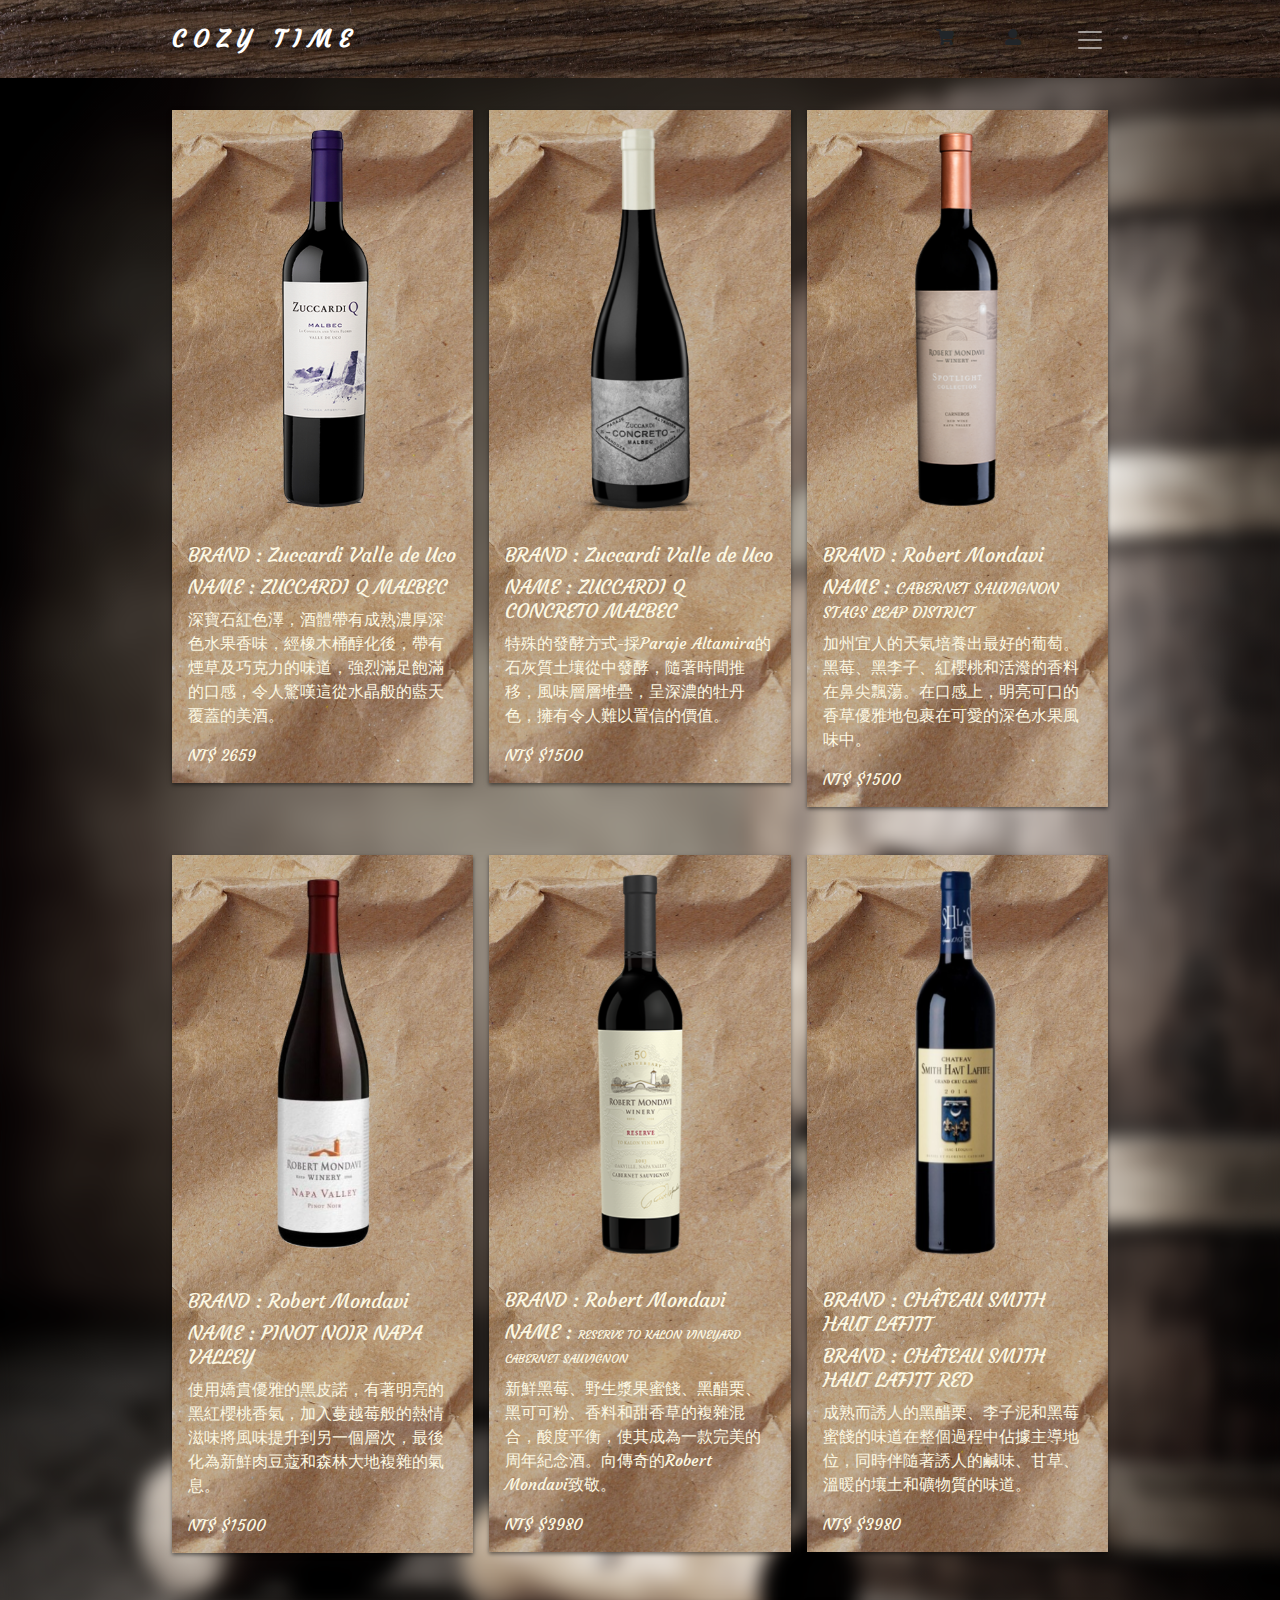
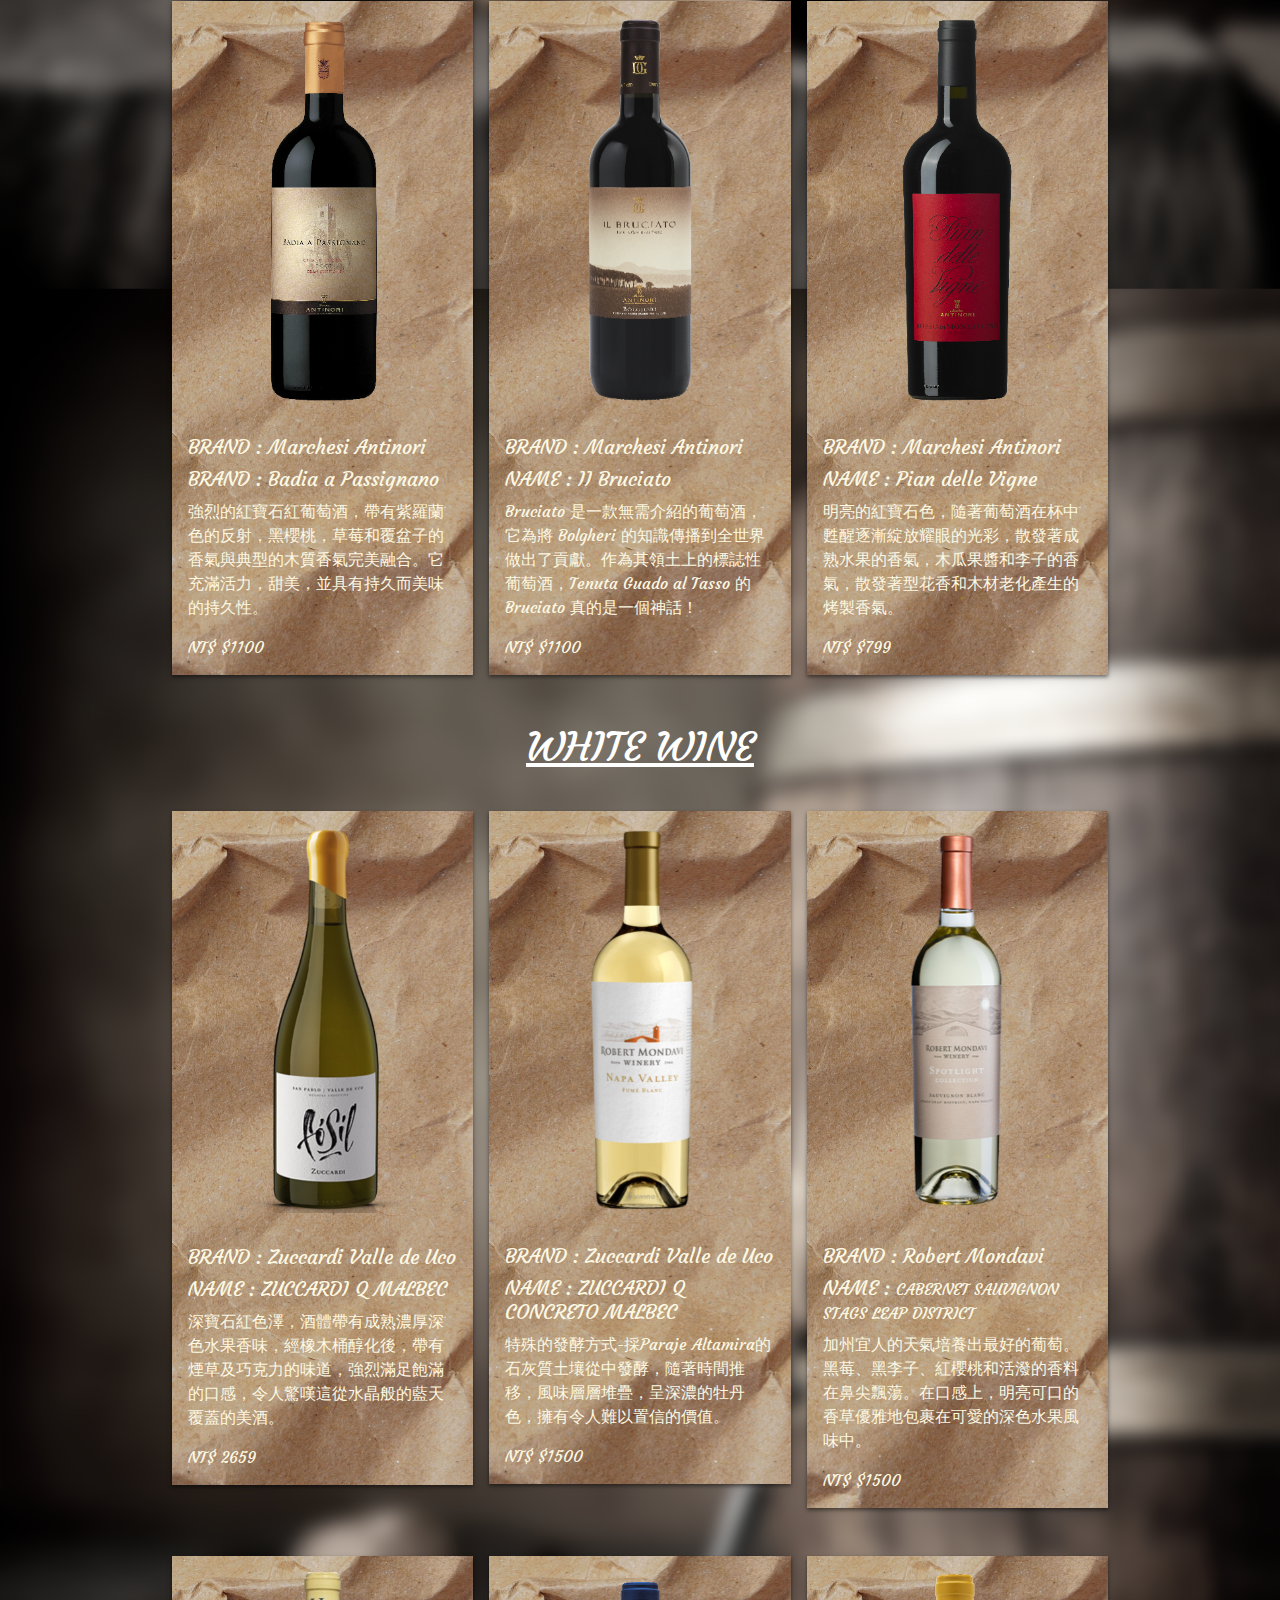
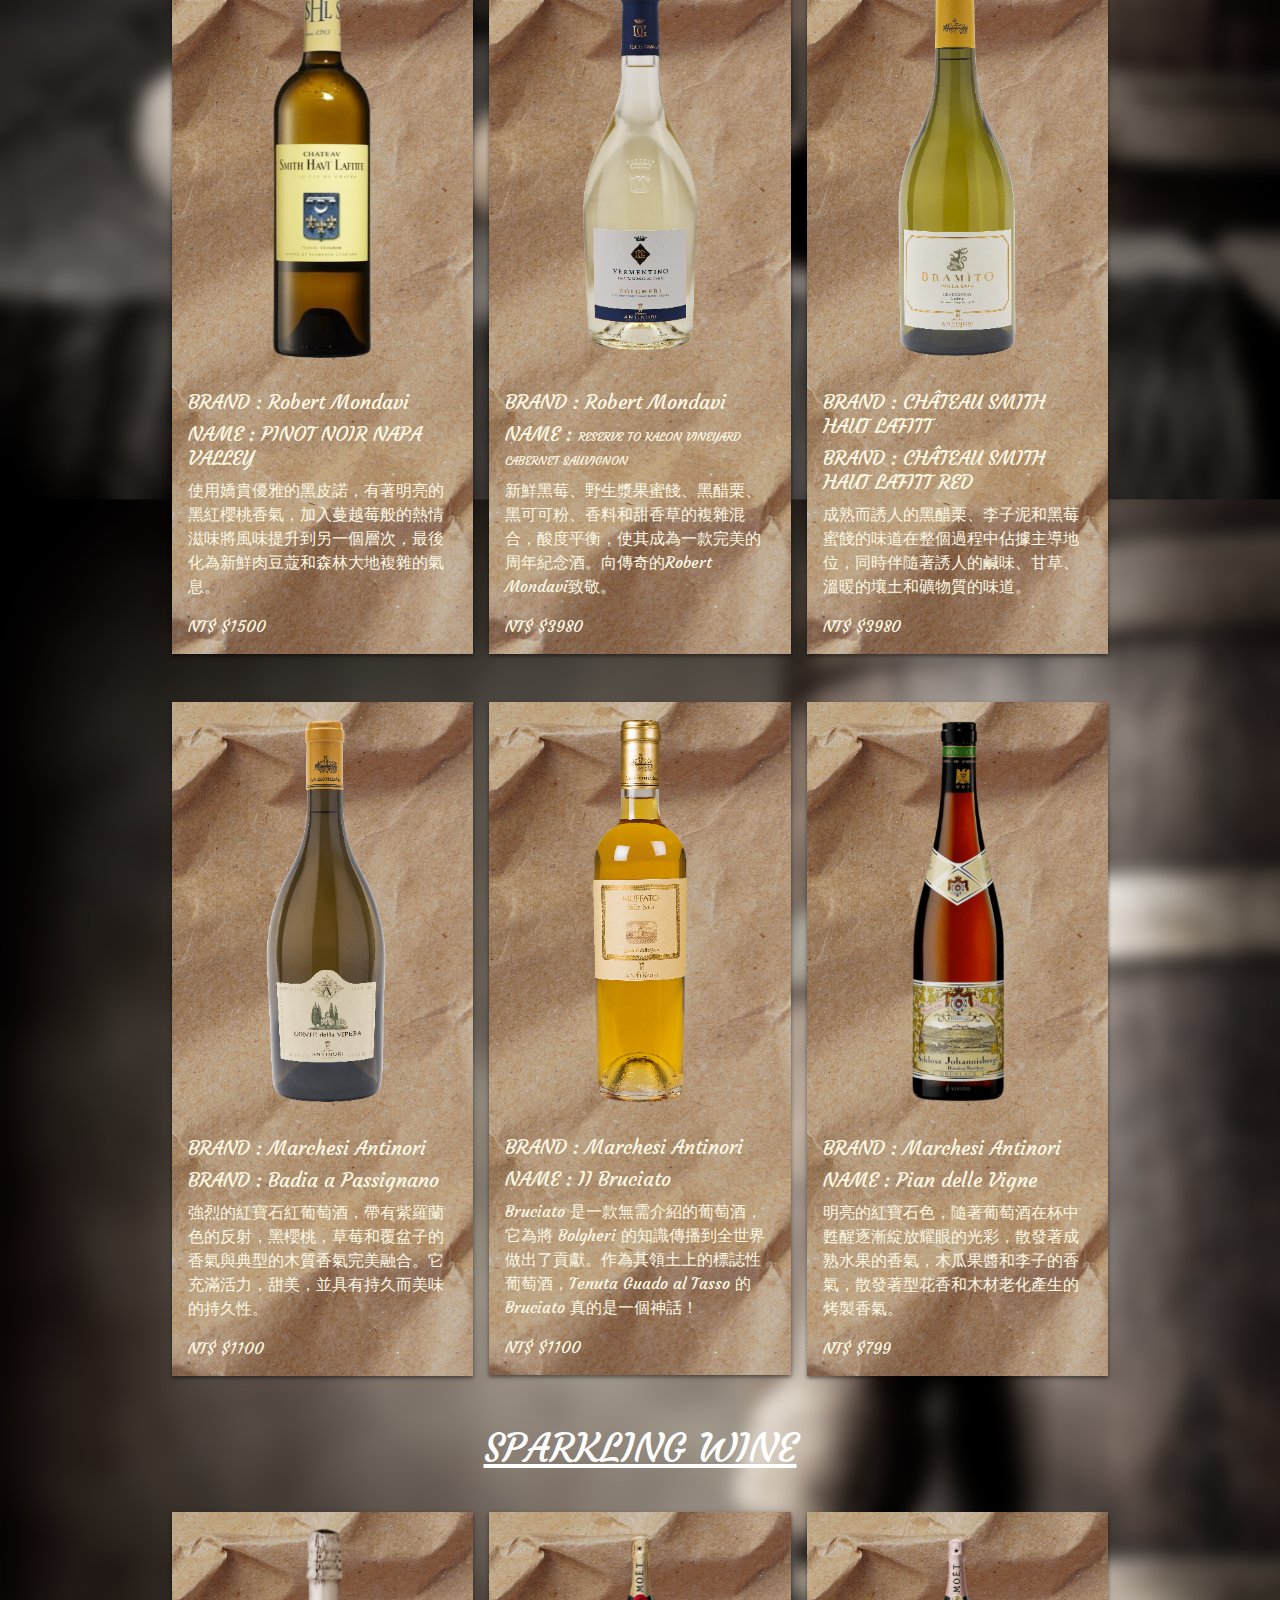
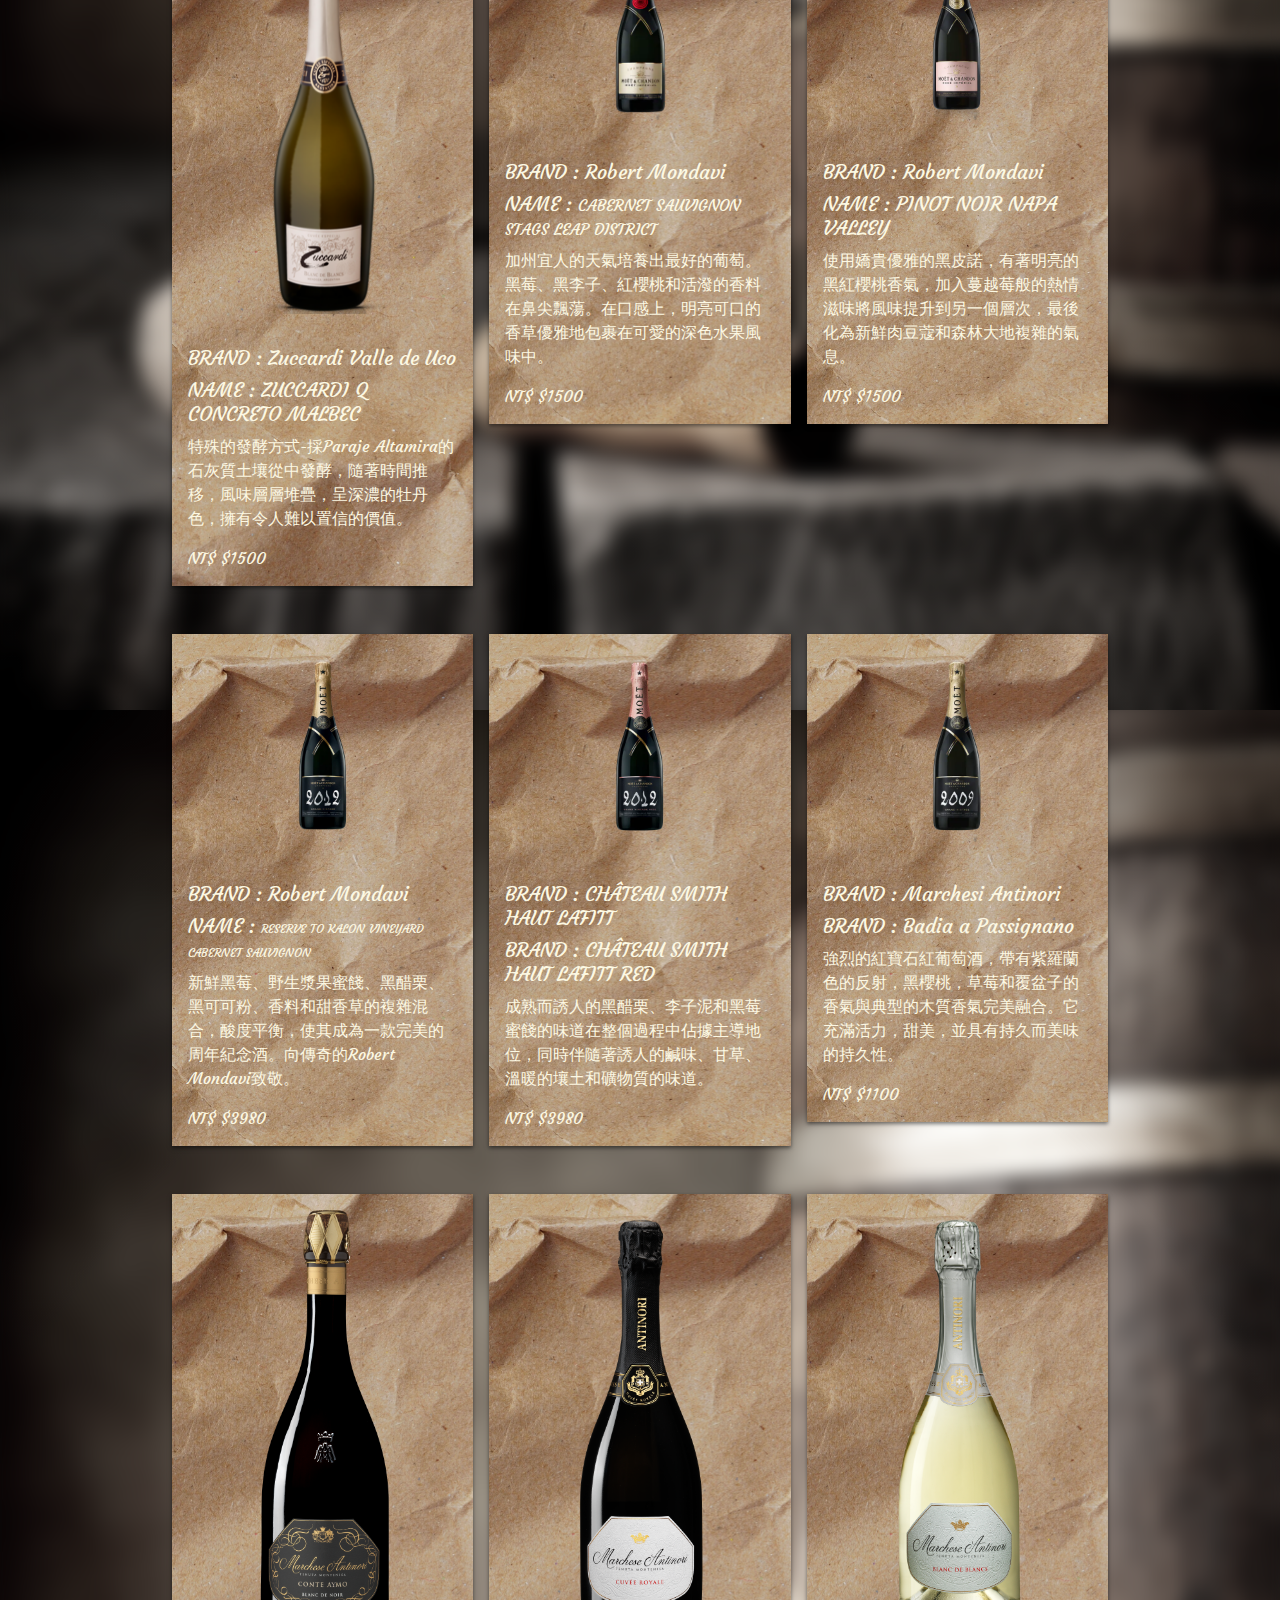
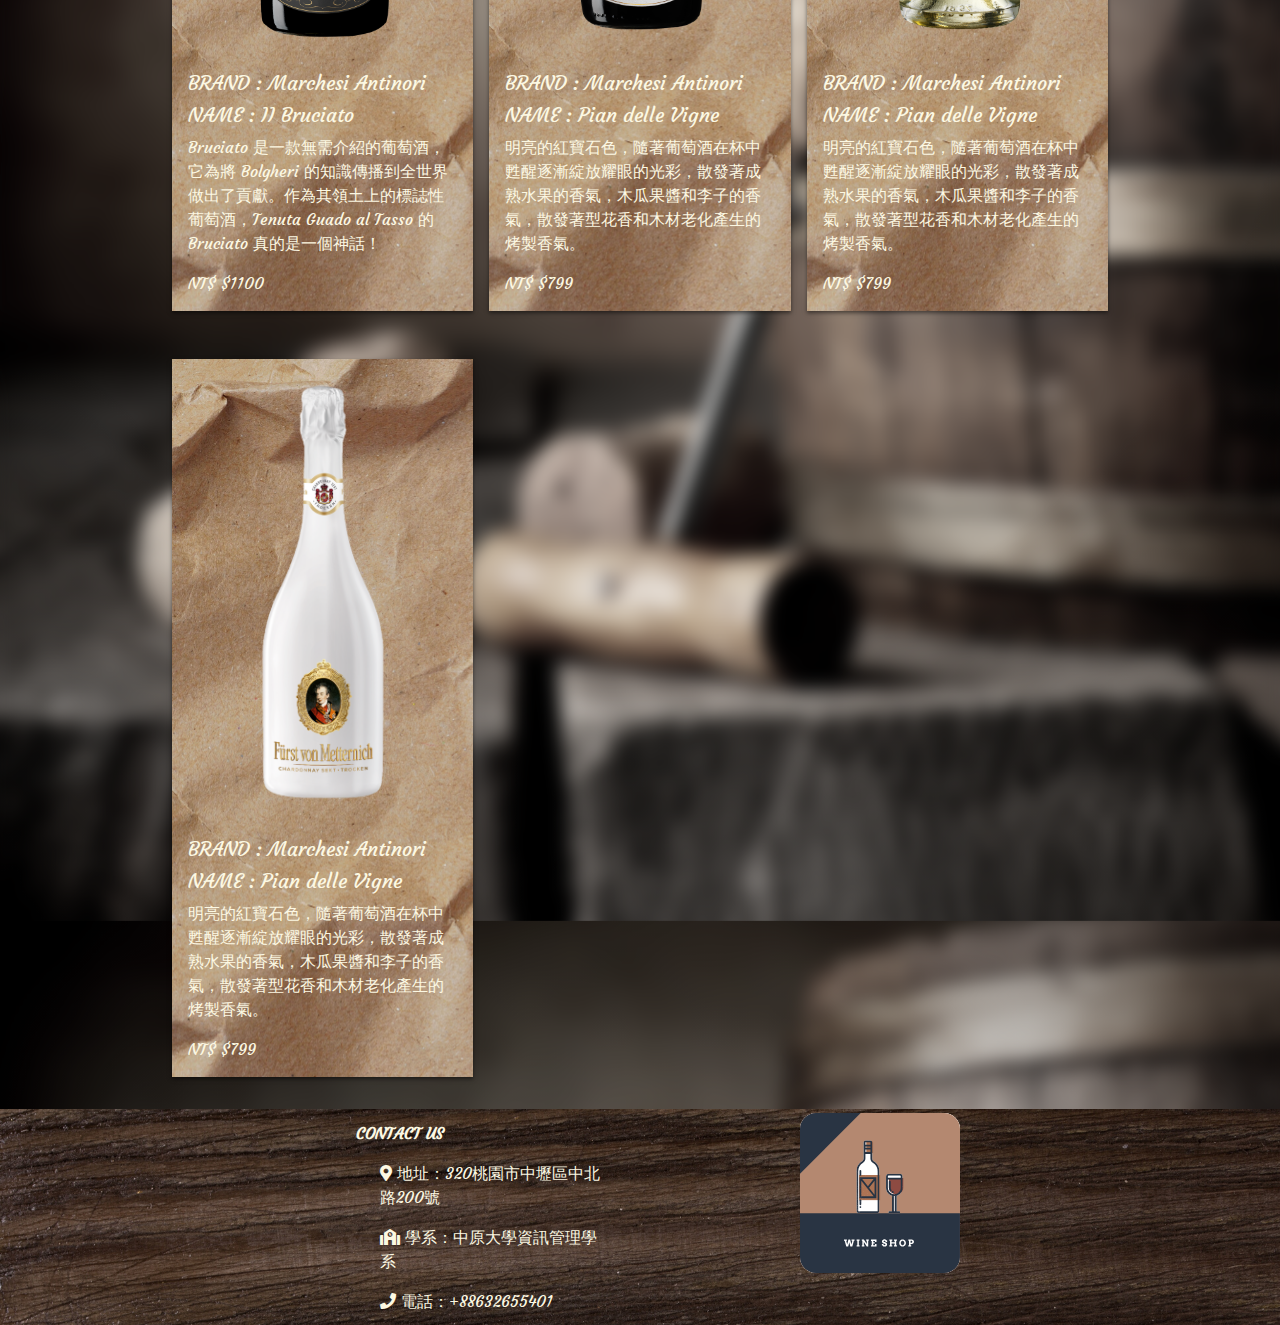
<file: product.html>
<!doctype html>
<html lang="en">

<head>
    <meta charset="utf-8">
    <meta name="viewport" content="width=device-width, initial-scale=1">
    <title>wine shop</title>

    <!-- CSS -->
    <link rel="stylesheet" href="css/style.css">
    <link rel="stylesheet" href="css/fontawesome/css/all.css">
    <link rel="preconnect" href="https://fonts.gstatic.com">
    <link href="https://fonts.googleapis.com/css2?family=Courgette&display=swap" rel="stylesheet">

    <style>
        header {
            background-image: url("img/nav.png") !important;
            background-size: 100% !important;
        }

        main {
            background-image: url("img/background.png") !important;
            background-size: 100% !important;
            margin: 0px !important;
            padding: 0px !important;
        }

        .card {
            background-image: url("img/itemback.png");
        }

        footer {
            background-image: url("img/nav.png") !important;
            background-size: 100% !important;
        }

        strong {
            font-family: 'Courgette', cursive;
            font-size: larger;
            letter-spacing: .5rem;
            color: black;
        }
    </style>

</head>

<body>
    <header>
        <div class="navbar navbar-dark">
            <div class="container">
                <div class="row">
                    <div class="col-9">
                        <a href="index.html" class="navbar-brand d-flex align-items-center">
                            <strong class="me-2" style="color: white;">COZY TIME</strong>
                        </a>
                    </div>
                </div>
                <div class="row">
                    <div class="col-4">
                        <a href="">
                            <button type="button" class="btn">
                                <i class="fas fa-shopping-cart"></i>
                            </button>
                        </a>
                    </div>
                    <div class="col-4">
                        <button type="button" class="btn" data-bs-toggle="modal" data-bs-target="#exampleModal">
                            <i class="fas fa-user-alt"></i>
                        </button>
                        <div class="modal fade" id="exampleModal" tabindex="-1" aria-labelledby="exampleModalLabel"
                            aria-hidden="true">
                            <div class="modal-dialog">
                                <div class="modal-content">
                                    <div class="modal-header">
                                        <h4 class="modal-title" id="exampleModalLabel">Log in</h4>
                                        <button type="button" class="btn-close" data-bs-dismiss="modal"
                                            aria-label="Close"></button>
                                    </div>
                                    <form>
                                        <div class="modal-body">
                                            <div class="mb-3">
                                                <label for="recipient-name" class="col-form-label">Username:</label>
                                                <input type="text" class="form-control" id="recipient-name" required>
                                            </div>
                                            <div class="mb-3">
                                                <label for="recipient-name" class="col-form-label">Password:</label>
                                                <input type="text" class="form-control" id="recipient-name2" required>
                                            </div>
                                        </div>
                                        <div class="modal-footer">
                                            <button type="button" class="btn btn-secondary text-center"
                                                data-bs-dismiss="modal" style="letter-spacing: .3rem;">CLOSE</button>
                                            <button class="btn btn-primary text-center" style="letter-spacing: .3rem;"
                                                type="submit">SUBMIT</button>
                                        </div>
                                    </form>
                                </div>
                            </div>
                        </div>
                    </div>
                    <div class="col-4">
                        <button class="navbar-toggler" onclick="openNav()">
                            <span class="navbar-toggler-icon"></span>
                        </button>
                    </div>
                    <div id="myNav" class="overlay">
                        <a href="javascript:void(0)" class="closebtn" onclick="closeNav()">&times;</a>
                        <div class="overlay-content">
                            <ul class="nav nav-tabs justify-content-center">
                                <li class="nav-item">
                                    <a class="nav-link" aria-current="page" href="aboutus.html">About Us</a>
                                </li>
                                <li class="nav-item dropdown">
                                    <a class="nav-link dropdown-toggle" data-bs-toggle="dropdown" href="#" role="button"
                                        aria-expanded="false">Wines</a>
                                    <ul class="dropdown-menu text-center">
                                        <li><a class="dropdown-item" href="product.html">All wines</a></li>
                                        <li>
                                            <hr class="dropdown-divider">
                                        </li>
                                        <li><a class="dropdown-item" href="red.html">Red Wine</a></li>
                                        <li><a class="dropdown-item" href="white.html">White Wine</a></li>
                                        <li><a class="dropdown-item" href="sparkling.html">Sparkling Wine</a></li>
                                    </ul>
                                </li>
                                <li class="nav-item dropdown">
                                    <a class="nav-link dropdown-toggle" data-bs-toggle="dropdown" href="#" role="button"
                                        aria-expanded="false">Country</a>
                                    <ul class="dropdown-menu text-center" style="min-width: 17rem;">
                                        <li><a class="dropdown-item" href="product.html">Europe</a></li>
                                        <li><a class="dropdown-item" href="red.html">French</a></li>
                                        <li><a class="dropdown-item" href="white.html">Italy</a></li>
                                        <li><a class="dropdown-item" href="sparkling.html">Germany</a></li>
                                        <li><a class="dropdown-item" href="sparkling.html">United States</a></li>
                                        <li><a class="dropdown-item" href="sparkling.html">Argentina</a></li>
                                    </ul>
                                </li>
                                <li class="nav-item">
                                    <a class="nav-link" href="member.html">Member Profile</a>
                                </li>
                            </ul>
                        </div>
                    </div>
                </div>
            </div>
        </div>
    </header>

    <main>

        <!-- Red -->

        <!-- <section class="pt-3 text-center">
            <div class="container">
                <div class="row">
                    <h1 style="color: white;text-decoration: underline;">RED WINE</h1>
                </div>
            </div>
        </section> -->
        <section class="py-3">
            <div class="container">
                <div class="row row-cols-1 row-cols-sm-2 row-cols-md-3 g-3">
                    <a href="">
                        <div class="col py-3">
                            <div class="card shadow-sm">
                                <div class="container text-center">
                                    <img src="img/red/ar1.png" class="img-fluid py-3" width="150" height="auto"
                                        alt="red/ar1">
                                </div>
                                <div class="card-body">
                                    <h5 class="card-title">BRAND : Zuccardi Valle de Uco</h5>
                                    <h5 class="card-title">NAME : ZUCCARDI Q MALBEC</h5>
                                    <p class="card-text">
                                        深寶石紅色澤，酒體帶有成熟濃厚深色水果香味，經橡木桶醇化後，帶有煙草及巧克力的味道，強烈滿足飽滿的口感，令人驚嘆這從水晶般的藍天覆蓋的美酒。</p>
                                    <p class="card-text">NT$ 2659</p>
                                </div>
                            </div>
                        </div>
                    </a>
                    <a href="#">
                        <div class="col py-3">
                            <div class="card shadow-sm">
                                <div class="container text-center">
                                    <img src="img/red/ar2.png" class="img-fluid py-3" width="150" height="auto"
                                        alt="red/ar1">
                                </div>
                                <div class="card-body">
                                    <h5 class="card-title">BRAND : Zuccardi Valle de Uco</h5>
                                    <h5 class="card-title">NAME : ZUCCARDI Q CONCRETO MALBEC</h5>
                                    <p class="card-text">特殊的發酵方式-採Paraje
                                        Altamira的石灰質土壤從中發酵，隨著時間推移，風味層層堆疊，呈深濃的牡丹色，擁有令人難以置信的價值。
                                    </p>
                                    <p class="card-text">NT$ $1500</p>
                                </div>
                            </div>
                        </div>
                    </a>
                    <a href="">
                        <div class="col py-3">
                            <div class="card shadow-sm">
                                <div class="container text-center">
                                    <img src="img/red/ar3.png" class="img-fluid py-3 img-ar3" width="150" height="auto"
                                        alt="red/ar1">
                                </div>
                                <div class="card-body">
                                    <h5 class="card-title">BRAND : Robert Mondavi</h5>
                                    <h5 class="card-title">NAME : <span class="fs-6">CABERNET SAUVIGNON STAGS LEAP
                                            DISTRICT</span></h5>
                                    <p class="card-text">
                                        加州宜人的天氣培養出最好的葡萄。黑莓、黑李子、紅櫻桃和活潑的香料在鼻尖飄蕩。在口感上，明亮可口的香草優雅地包裹在可愛的深色水果風味中。
                                    </p>
                                    <p class="card-text">NT$ $1500</p>
                                </div>
                            </div>
                        </div>
                    </a>
                    <a href="">
                        <div class="col py-3">
                            <div class="card shadow-sm">
                                <div class="container text-center">
                                    <img src="img/red/ar4.png" class="img-fluid py-3" width="150" height="auto"
                                        alt="red/ar1">
                                </div>
                                <div class="card-body">
                                    <h5 class="card-title">BRAND : Robert Mondavi</h5>
                                    <h5 class="card-title">NAME : PINOT NOIR NAPA VALLEY</h5>
                                    <p class="card-text">
                                        使用嬌貴優雅的黑皮諾，有著明亮的黑紅櫻桃香氣，加入蔓越莓般的熱情滋味將風味提升到另一個層次，最後化為新鮮肉豆蔻和森林大地複雜的氣息。</p>
                                    <p class="card-text">NT$ $1500</p>
                                </div>
                            </div>
                        </div>
                    </a>
                    <a href="">
                        <div class="col py-3">
                            <div class="card shadow-sm">
                                <div class="container text-center">
                                    <img src="img/red/ar5.png" class="img-fluid py-3" width="150" height="auto"
                                        alt="red/ar1">
                                </div>
                                <div class="card-body">
                                    <h5 class="card-title">BRAND : Robert Mondavi</h5>
                                    <h5 class="card-title">NAME : <span class="fs-7">RESERVE TO KALON VINEYARD CABERNET
                                            SAUVIGNON</span></h5>
                                    <p class="card-text">新鮮黑莓、野生漿果蜜餞、黑醋栗、黑可可粉、香料和甜香草的複雜混合，酸度平衡，使其成為一款完美的周年紀念酒。向傳奇的Robert
                                        Mondavi致敬。</p>
                                    <p class="card-text">NT$ $3980</p>
                                </div>
                            </div>
                        </div>
                    </a>
                    <a href="">
                        <div class="col py-3">
                            <div class="card shadow-sm">
                                <div class="container text-center">
                                    <img src="img/red/er1.png" class="img-fluid py-3" width="150" height="auto"
                                        alt="red/ar1">
                                </div>
                                <div class="card-body">
                                    <h5 class="card-title">BRAND : CHÂTEAU SMITH HAUT LAFITT</h5>
                                    <h5 class="card-title">BRAND : CHÂTEAU SMITH HAUT LAFITT RED</h5>
                                    <p class="card-text">成熟而誘人的黑醋栗、李子泥和黑莓蜜餞的味道在整個過程中佔據主導地位，同時伴隨著誘人的鹹味、甘草、溫暖的壤土和礦物質的味道。
                                    </p>
                                    <p class="card-text">NT$ $3980</p>
                                </div>
                            </div>
                        </div>
                    </a>
                    <a href="">
                        <div class="col py-3">
                            <div class="card shadow-sm">
                                <div class="container text-center">
                                    <img src="img/red/er2.png" class="img-fluid py-3" width="150" height="auto"
                                        alt="red/ar1">
                                </div>
                                <div class="card-body">
                                    <h5 class="card-title">BRAND : Marchesi Antinori</h5>
                                    <h5 class="card-title">BRAND : Badia a Passignano</h5>
                                    <p class="card-text">
                                        強烈的紅寶石紅葡萄酒，帶有紫羅蘭色的反射，黑櫻桃，草莓和覆盆子的香氣與典型的木質香氣完美融合。它充滿活力，甜美，並具有持久而美味的持久性。</p>
                                    <p class="card-text">NT$ $1100</p>
                                </div>
                            </div>
                        </div>
                    </a>
                    <a href="">
                        <div class="col py-3">
                            <div class="card shadow-sm">
                                <div class="container text-center">
                                    <img src="img/red/er3.png" class="img-fluid py-3" width="150" height="auto"
                                        alt="red/ar1">
                                </div>
                                <div class="card-body">
                                    <h5 class="card-title">BRAND : Marchesi Antinori</h5>
                                    <h5 class="card-title">NAME : II Bruciato</h5>
                                    <p class="card-text">Bruciato 是一款無需介紹的葡萄酒，它為將 Bolgheri
                                        的知識傳播到全世界做出了貢獻。作為其領土上的標誌性葡萄酒，Tenuta Guado al Tasso 的 Bruciato 真的是一個神話！</p>
                                    <p class="card-text">NT$ $1100</p>
                                </div>
                            </div>
                        </div>
                    </a>
                    <a href="">
                        <div class="col py-3">
                            <div class="card shadow-sm">
                                <div class="container text-center">
                                    <img src="img/red/er4.png" class="img-fluid py-3" width="150" height="auto"
                                        alt="red/ar1">
                                </div>
                                <div class="card-body">
                                    <h5 class="card-title">BRAND : Marchesi Antinori</h5>
                                    <h5 class="card-title">NAME : Pian delle Vigne</h5>
                                    <p class="card-text">
                                        明亮的紅寶石色，隨著葡萄酒在杯中甦醒逐漸綻放耀眼的光彩，散發著成熟水果的香氣，木瓜果醬和李子的香氣，散發著型花香和木材老化產生的烤製香氣。</p>
                                    <p class="card-text">NT$ $799</p>
                                </div>
                            </div>
                        </div>
                    </a>
                </div>
                <!--row-->
            </div>
            <!--container-->
        </section>

        <!-- white -->

        <section class="pt-3 text-center">
            <div class="container">
                <div class="row">
                    <h1 style="color: white;text-decoration: underline;">WHITE WINE</h1>
                </div>
            </div>
        </section>
        <section class="py-3">
            <div class="container">
                <div class="row row-cols-1 row-cols-sm-2 row-cols-md-3 g-3">
                    <a href="">
                        <div class="col py-3">
                            <div class="card shadow-sm">
                                <div class="container text-center">
                                    <img src="img/white/aw1.png" class="img-fluid py-3" width="150" height="auto"
                                        alt="red/ar1">
                                </div>
                                <div class="card-body">
                                    <h5 class="card-title">BRAND : Zuccardi Valle de Uco</h5>
                                    <h5 class="card-title">NAME : ZUCCARDI Q MALBEC</h5>
                                    <p class="card-text">
                                        深寶石紅色澤，酒體帶有成熟濃厚深色水果香味，經橡木桶醇化後，帶有煙草及巧克力的味道，強烈滿足飽滿的口感，令人驚嘆這從水晶般的藍天覆蓋的美酒。</p>
                                    <p class="card-text">NT$ 2659</p>
                                </div>
                            </div>
                        </div>
                    </a>
                    <a href="#">
                        <div class="col py-3">
                            <div class="card shadow-sm">
                                <div class="container text-center">
                                    <img src="img/white/aw2.png" class="img-fluid py-3" width="150" height="auto"
                                        alt="red/ar1">
                                </div>
                                <div class="card-body">
                                    <h5 class="card-title">BRAND : Zuccardi Valle de Uco</h5>
                                    <h5 class="card-title">NAME : ZUCCARDI Q CONCRETO MALBEC</h5>
                                    <p class="card-text">特殊的發酵方式-採Paraje
                                        Altamira的石灰質土壤從中發酵，隨著時間推移，風味層層堆疊，呈深濃的牡丹色，擁有令人難以置信的價值。
                                    </p>
                                    <p class="card-text">NT$ $1500</p>
                                </div>
                            </div>
                        </div>
                    </a>
                    <a href="">
                        <div class="col py-3">
                            <div class="card shadow-sm">
                                <div class="container text-center">
                                    <img src="img/white/aw3.png" class="img-fluid py-3 img-ar3" width="150"
                                        height="auto" alt="red/ar1">
                                </div>
                                <div class="card-body">
                                    <h5 class="card-title">BRAND : Robert Mondavi</h5>
                                    <h5 class="card-title">NAME : <span class="fs-6">CABERNET SAUVIGNON STAGS LEAP
                                            DISTRICT</span></h5>
                                    <p class="card-text">
                                        加州宜人的天氣培養出最好的葡萄。黑莓、黑李子、紅櫻桃和活潑的香料在鼻尖飄蕩。在口感上，明亮可口的香草優雅地包裹在可愛的深色水果風味中。
                                    </p>
                                    <p class="card-text">NT$ $1500</p>
                                </div>
                            </div>
                        </div>
                    </a>
                    <a href="">
                        <div class="col py-3">
                            <div class="card shadow-sm">
                                <div class="container text-center">
                                    <img src="img/white/ew1.png" class="img-fluid py-3" width="150" height="auto"
                                        alt="red/ar1">
                                </div>
                                <div class="card-body">
                                    <h5 class="card-title">BRAND : Robert Mondavi</h5>
                                    <h5 class="card-title">NAME : PINOT NOIR NAPA VALLEY</h5>
                                    <p class="card-text">
                                        使用嬌貴優雅的黑皮諾，有著明亮的黑紅櫻桃香氣，加入蔓越莓般的熱情滋味將風味提升到另一個層次，最後化為新鮮肉豆蔻和森林大地複雜的氣息。</p>
                                    <p class="card-text">NT$ $1500</p>
                                </div>
                            </div>
                        </div>
                    </a>
                    <a href="">
                        <div class="col py-3">
                            <div class="card shadow-sm">
                                <div class="container text-center">
                                    <img src="img/white/ew2.png" class="img-fluid py-3" width="150" height="auto"
                                        alt="red/ar1">
                                </div>
                                <div class="card-body">
                                    <h5 class="card-title">BRAND : Robert Mondavi</h5>
                                    <h5 class="card-title">NAME : <span class="fs-7">RESERVE TO KALON VINEYARD CABERNET
                                            SAUVIGNON</span></h5>
                                    <p class="card-text">新鮮黑莓、野生漿果蜜餞、黑醋栗、黑可可粉、香料和甜香草的複雜混合，酸度平衡，使其成為一款完美的周年紀念酒。向傳奇的Robert
                                        Mondavi致敬。</p>
                                    <p class="card-text">NT$ $3980</p>
                                </div>
                            </div>
                        </div>
                    </a>
                    <a href="">
                        <div class="col py-3">
                            <div class="card shadow-sm">
                                <div class="container text-center">
                                    <img src="img/white/ew3.png" class="img-fluid py-3" width="150" height="auto"
                                        alt="red/ar1">
                                </div>
                                <div class="card-body">
                                    <h5 class="card-title">BRAND : CHÂTEAU SMITH HAUT LAFITT</h5>
                                    <h5 class="card-title">BRAND : CHÂTEAU SMITH HAUT LAFITT RED</h5>
                                    <p class="card-text">成熟而誘人的黑醋栗、李子泥和黑莓蜜餞的味道在整個過程中佔據主導地位，同時伴隨著誘人的鹹味、甘草、溫暖的壤土和礦物質的味道。
                                    </p>
                                    <p class="card-text">NT$ $3980</p>
                                </div>
                            </div>
                        </div>
                    </a>
                    <a href="">
                        <div class="col py-3">
                            <div class="card shadow-sm">
                                <div class="container text-center">
                                    <img src="img/white/ew4.png" class="img-fluid py-3" width="150" height="auto"
                                        alt="red/ar1">
                                </div>
                                <div class="card-body">
                                    <h5 class="card-title">BRAND : Marchesi Antinori</h5>
                                    <h5 class="card-title">BRAND : Badia a Passignano</h5>
                                    <p class="card-text">
                                        強烈的紅寶石紅葡萄酒，帶有紫羅蘭色的反射，黑櫻桃，草莓和覆盆子的香氣與典型的木質香氣完美融合。它充滿活力，甜美，並具有持久而美味的持久性。</p>
                                    <p class="card-text">NT$ $1100</p>
                                </div>
                            </div>
                        </div>
                    </a>
                    <a href="">
                        <div class="col py-3">
                            <div class="card shadow-sm">
                                <div class="container text-center">
                                    <img src="img/white/ew5.png" class="img-fluid py-3" width="150" height="auto"
                                        alt="red/ar1">
                                </div>
                                <div class="card-body">
                                    <h5 class="card-title">BRAND : Marchesi Antinori</h5>
                                    <h5 class="card-title">NAME : II Bruciato</h5>
                                    <p class="card-text">Bruciato 是一款無需介紹的葡萄酒，它為將 Bolgheri
                                        的知識傳播到全世界做出了貢獻。作為其領土上的標誌性葡萄酒，Tenuta Guado al Tasso 的 Bruciato 真的是一個神話！</p>
                                    <p class="card-text">NT$ $1100</p>
                                </div>
                            </div>
                        </div>
                    </a>
                    <a href="">
                        <div class="col py-3">
                            <div class="card shadow-sm">
                                <div class="container text-center">
                                    <img src="img/white/ew6.png" class="img-fluid py-3" width="150" height="auto"
                                        alt="red/ar1">
                                </div>
                                <div class="card-body">
                                    <h5 class="card-title">BRAND : Marchesi Antinori</h5>
                                    <h5 class="card-title">NAME : Pian delle Vigne</h5>
                                    <p class="card-text">
                                        明亮的紅寶石色，隨著葡萄酒在杯中甦醒逐漸綻放耀眼的光彩，散發著成熟水果的香氣，木瓜果醬和李子的香氣，散發著型花香和木材老化產生的烤製香氣。</p>
                                    <p class="card-text">NT$ $799</p>
                                </div>
                            </div>
                        </div>
                    </a>
                </div>
                <!--row-->
            </div>
            <!--container-->
        </section>

        <!-- SPARKLING WINE -->

        <section class="pt-3 text-center">
            <div class="container">
                <div class="row">
                    <h1 style="color: white;text-decoration: underline;">SPARKLING WINE</h1>
                </div>
            </div>
        </section>
        <section class="py-3">
            <div class="container">
                <div class="row row-cols-1 row-cols-sm-2 row-cols-md-3 g-3">
                    <a href="#">
                        <div class="col py-3">
                            <div class="card shadow-sm">
                                <div class="container text-center">
                                    <img src="img/sparkling/as11.png" class="img-fluid py-3" width="150" height="auto"
                                        alt="red/ar1">
                                </div>
                                <div class="card-body">
                                    <h5 class="card-title">BRAND : Zuccardi Valle de Uco</h5>
                                    <h5 class="card-title">NAME : ZUCCARDI Q CONCRETO MALBEC</h5>
                                    <p class="card-text">特殊的發酵方式-採Paraje
                                        Altamira的石灰質土壤從中發酵，隨著時間推移，風味層層堆疊，呈深濃的牡丹色，擁有令人難以置信的價值。
                                    </p>
                                    <p class="card-text">NT$ $1500</p>
                                </div>
                            </div>
                        </div>
                    </a>
                    <a href="">
                        <div class="col py-3">
                            <div class="card shadow-sm">
                                <div class="container text-center">
                                    <img src="img/sparkling/ec1.png" class="img-fluid py-3 img-ar3" width="150"
                                        height="auto" alt="red/ar1">
                                </div>
                                <div class="card-body">
                                    <h5 class="card-title">BRAND : Robert Mondavi</h5>
                                    <h5 class="card-title">NAME : <span class="fs-6">CABERNET SAUVIGNON STAGS LEAP
                                            DISTRICT</span></h5>
                                    <p class="card-text">
                                        加州宜人的天氣培養出最好的葡萄。黑莓、黑李子、紅櫻桃和活潑的香料在鼻尖飄蕩。在口感上，明亮可口的香草優雅地包裹在可愛的深色水果風味中。
                                    </p>
                                    <p class="card-text">NT$ $1500</p>
                                </div>
                            </div>
                        </div>
                    </a>
                    <a href="">
                        <div class="col py-3">
                            <div class="card shadow-sm">
                                <div class="container text-center">
                                    <img src="img/sparkling/ec2.png" class="img-fluid py-3" width="150" height="auto"
                                        alt="red/ar1">
                                </div>
                                <div class="card-body">
                                    <h5 class="card-title">BRAND : Robert Mondavi</h5>
                                    <h5 class="card-title">NAME : PINOT NOIR NAPA VALLEY</h5>
                                    <p class="card-text">
                                        使用嬌貴優雅的黑皮諾，有著明亮的黑紅櫻桃香氣，加入蔓越莓般的熱情滋味將風味提升到另一個層次，最後化為新鮮肉豆蔻和森林大地複雜的氣息。</p>
                                    <p class="card-text">NT$ $1500</p>
                                </div>
                            </div>
                        </div>
                    </a>
                    <a href="">
                        <div class="col py-3">
                            <div class="card shadow-sm">
                                <div class="container text-center">
                                    <img src="img/sparkling/ec3.png" class="img-fluid py-3" width="150" height="auto"
                                        alt="red/ar1">
                                </div>
                                <div class="card-body">
                                    <h5 class="card-title">BRAND : Robert Mondavi</h5>
                                    <h5 class="card-title">NAME : <span class="fs-7">RESERVE TO KALON VINEYARD CABERNET
                                            SAUVIGNON</span></h5>
                                    <p class="card-text">新鮮黑莓、野生漿果蜜餞、黑醋栗、黑可可粉、香料和甜香草的複雜混合，酸度平衡，使其成為一款完美的周年紀念酒。向傳奇的Robert
                                        Mondavi致敬。</p>
                                    <p class="card-text">NT$ $3980</p>
                                </div>
                            </div>
                        </div>
                    </a>
                    <a href="">
                        <div class="col py-3">
                            <div class="card shadow-sm">
                                <div class="container text-center">
                                    <img src="img/sparkling/ec4.png" class="img-fluid py-3" width="150" height="auto"
                                        alt="red/ar1">
                                </div>
                                <div class="card-body">
                                    <h5 class="card-title">BRAND : CHÂTEAU SMITH HAUT LAFITT</h5>
                                    <h5 class="card-title">BRAND : CHÂTEAU SMITH HAUT LAFITT RED</h5>
                                    <p class="card-text">成熟而誘人的黑醋栗、李子泥和黑莓蜜餞的味道在整個過程中佔據主導地位，同時伴隨著誘人的鹹味、甘草、溫暖的壤土和礦物質的味道。
                                    </p>
                                    <p class="card-text">NT$ $3980</p>
                                </div>
                            </div>
                        </div>
                    </a>
                    <a href="">
                        <div class="col py-3">
                            <div class="card shadow-sm">
                                <div class="container text-center">
                                    <img src="img/sparkling/ec5.png" class="img-fluid py-3" width="150" height="auto"
                                        alt="red/ar1">
                                </div>
                                <div class="card-body">
                                    <h5 class="card-title">BRAND : Marchesi Antinori</h5>
                                    <h5 class="card-title">BRAND : Badia a Passignano</h5>
                                    <p class="card-text">
                                        強烈的紅寶石紅葡萄酒，帶有紫羅蘭色的反射，黑櫻桃，草莓和覆盆子的香氣與典型的木質香氣完美融合。它充滿活力，甜美，並具有持久而美味的持久性。</p>
                                    <p class="card-text">NT$ $1100</p>
                                </div>
                            </div>
                        </div>
                    </a>
                    <a href="">
                        <div class="col py-3">
                            <div class="card shadow-sm">
                                <div class="container text-center">
                                    <img src="img/sparkling/es1.png" class="img-fluid py-3" width="150" height="auto"
                                        alt="red/ar1">
                                </div>
                                <div class="card-body">
                                    <h5 class="card-title">BRAND : Marchesi Antinori</h5>
                                    <h5 class="card-title">NAME : II Bruciato</h5>
                                    <p class="card-text">Bruciato 是一款無需介紹的葡萄酒，它為將 Bolgheri
                                        的知識傳播到全世界做出了貢獻。作為其領土上的標誌性葡萄酒，Tenuta Guado al Tasso 的 Bruciato 真的是一個神話！</p>
                                    <p class="card-text">NT$ $1100</p>
                                </div>
                            </div>
                        </div>
                    </a>
                    <a href="">
                        <div class="col py-3">
                            <div class="card shadow-sm">
                                <div class="container text-center">
                                    <img src="img/sparkling/es2.png" class="img-fluid py-3" width="150" height="auto"
                                        alt="red/ar1">
                                </div>
                                <div class="card-body">
                                    <h5 class="card-title">BRAND : Marchesi Antinori</h5>
                                    <h5 class="card-title">NAME : Pian delle Vigne</h5>
                                    <p class="card-text">
                                        明亮的紅寶石色，隨著葡萄酒在杯中甦醒逐漸綻放耀眼的光彩，散發著成熟水果的香氣，木瓜果醬和李子的香氣，散發著型花香和木材老化產生的烤製香氣。</p>
                                    <p class="card-text">NT$ $799</p>
                                </div>
                            </div>
                        </div>
                    </a>
                    <a href="">
                        <div class="col py-3">
                            <div class="card shadow-sm">
                                <div class="container text-center">
                                    <img src="img/sparkling/es3.png" class="img-fluid py-3" width="150" height="auto"
                                        alt="red/ar1">
                                </div>
                                <div class="card-body">
                                    <h5 class="card-title">BRAND : Marchesi Antinori</h5>
                                    <h5 class="card-title">NAME : Pian delle Vigne</h5>
                                    <p class="card-text">
                                        明亮的紅寶石色，隨著葡萄酒在杯中甦醒逐漸綻放耀眼的光彩，散發著成熟水果的香氣，木瓜果醬和李子的香氣，散發著型花香和木材老化產生的烤製香氣。</p>
                                    <p class="card-text">NT$ $799</p>
                                </div>
                            </div>
                        </div>
                    </a>
                    <a href="">
                        <div class="col py-3">
                            <div class="card shadow-sm">
                                <div class="container text-center">
                                    <img src="img/sparkling/es4.png" class="img-fluid py-3" width="150" height="auto"
                                        alt="red/ar1">
                                </div>
                                <div class="card-body">
                                    <h5 class="card-title">BRAND : Marchesi Antinori</h5>
                                    <h5 class="card-title">NAME : Pian delle Vigne</h5>
                                    <p class="card-text">
                                        明亮的紅寶石色，隨著葡萄酒在杯中甦醒逐漸綻放耀眼的光彩，散發著成熟水果的香氣，木瓜果醬和李子的香氣，散發著型花香和木材老化產生的烤製香氣。</p>
                                    <p class="card-text">NT$ $799</p>
                                </div>
                            </div>
                        </div>
                    </a>
                </div>
                <!--row-->
            </div>
            <!--container-->
        </section>
    </main>

    <footer>
        <div class="container py-1">
            <div class="row">
                <div class="col-sm mycol">
                    <ul class="list-group">
                        <li class="list-group-item align-items-center border-0 text-center"
                            style="font-weight: bolder;">
                            CONTACT US
                        </li>
                        <li class="list-group-item align-items-center border-0 ps-6">
                            <i class="fas fa-map-marker-alt fa-1x"></i>
                            <span>地址：320桃園市中壢區中北路200號</span>
                        </li>
                        <li class="list-group-item  align-items-center border-0 ps-6">
                            <a href="https://im.cycu.edu.tw/" style>
                                <i class="fas fa-school fa-1x"></i>
                                <span>學系：中原大學資訊管理學系</span>
                            </a>
                        </li>
                        <li class="list-group-item align-items-center border-0 ps-6">
                            <a href="tel:+88632655401">
                                <i class="fas fa-phone fa-1x"></i>
                                <span>電話：+88632655401</span>
                            </a>
                        </li>
                    </ul>
                </div>
                <div class="col-sm text-center">
                    <img class="img-fluid" style="border-radius: 1rem;" width="160" height="160" src="img/flogo.svg"
                        alt="">
                </div>
            </div>
        </div>
    </footer>

    <script>
        var myModal = document.getElementById('myModal')
        var myInput = document.getElementById('myInput')

        myModal.addEventListener('shown.bs.modal', function () {
            myInput.focus()
        })
    </script>
    <script src="https://cdn.jsdelivr.net/npm/bootstrap@5.0.1/dist/js/bootstrap.bundle.min.js"
        integrity="sha384-gtEjrD/SeCtmISkJkNUaaKMoLD0//ElJ19smozuHV6z3Iehds+3Ulb9Bn9Plx0x4"
        crossorigin="anonymous"></script>
    <script src="js/nav.js"></script>
</body>

</html>
</file>
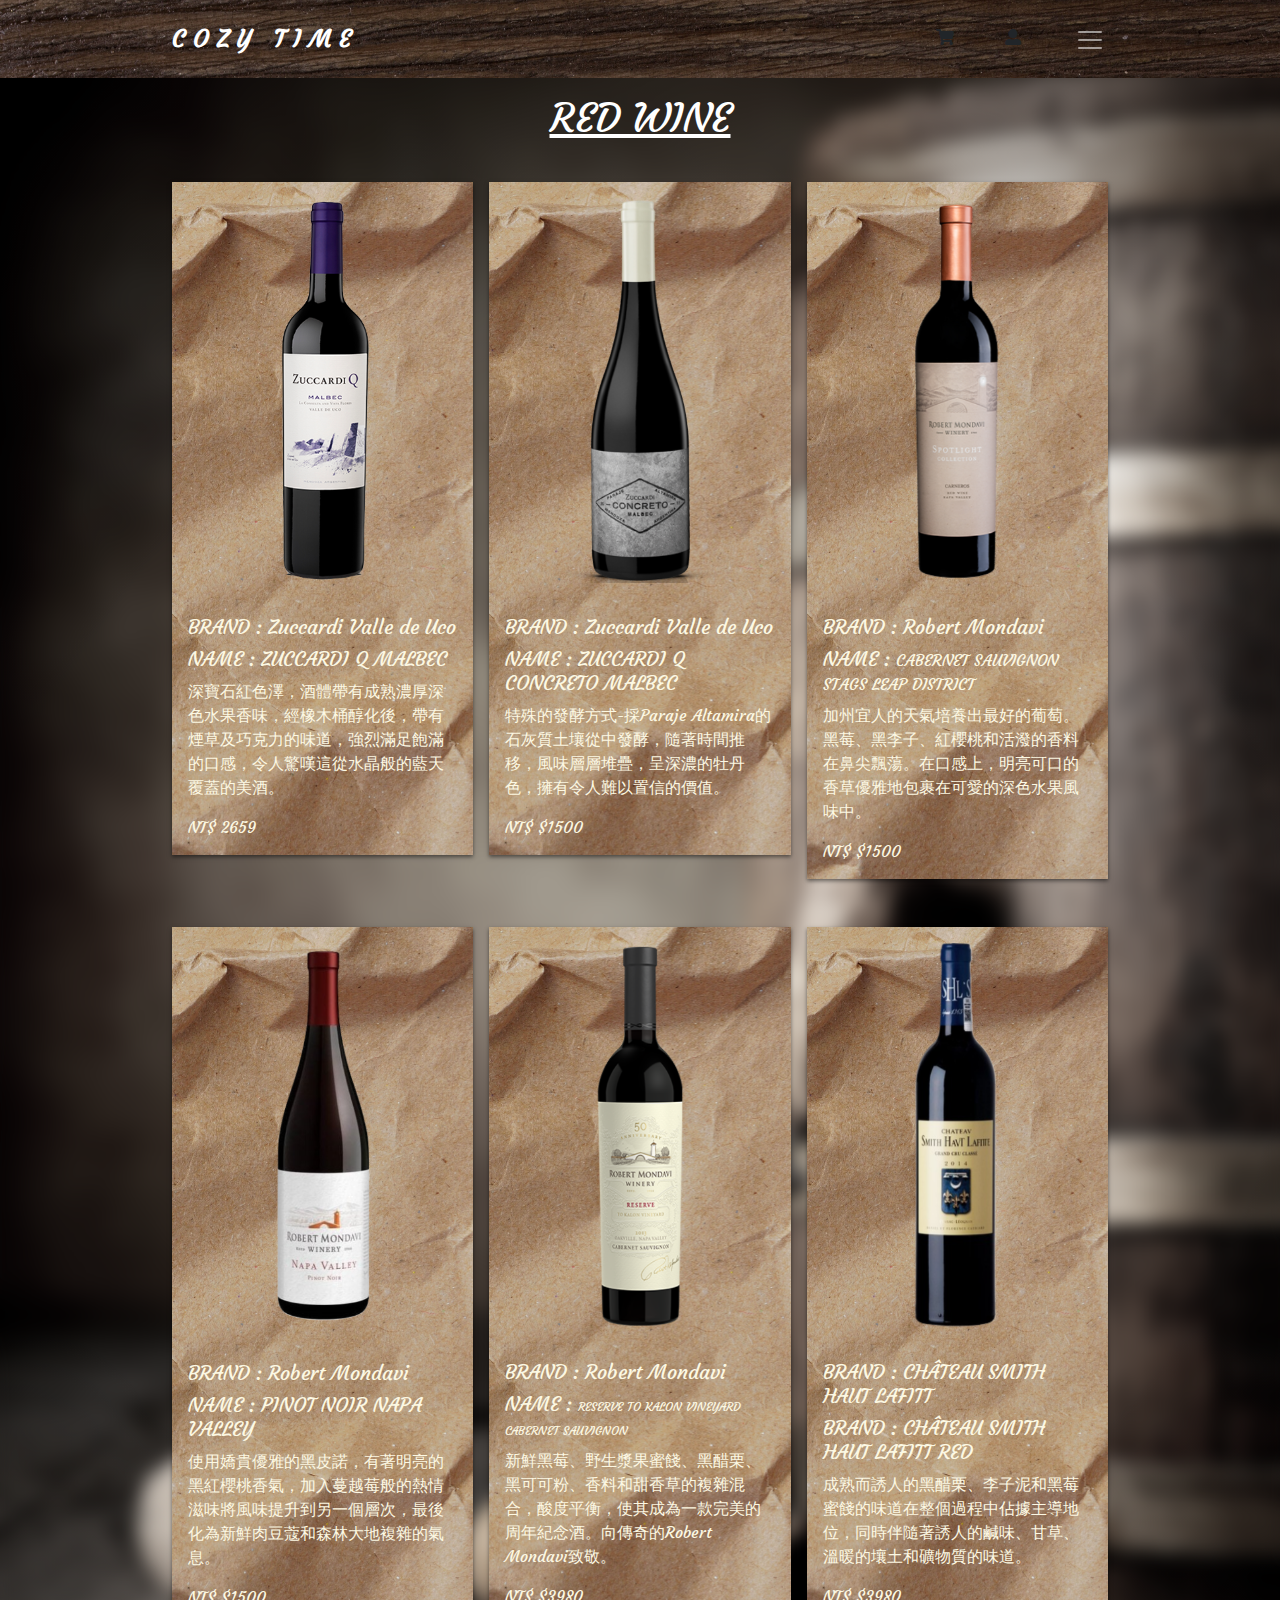
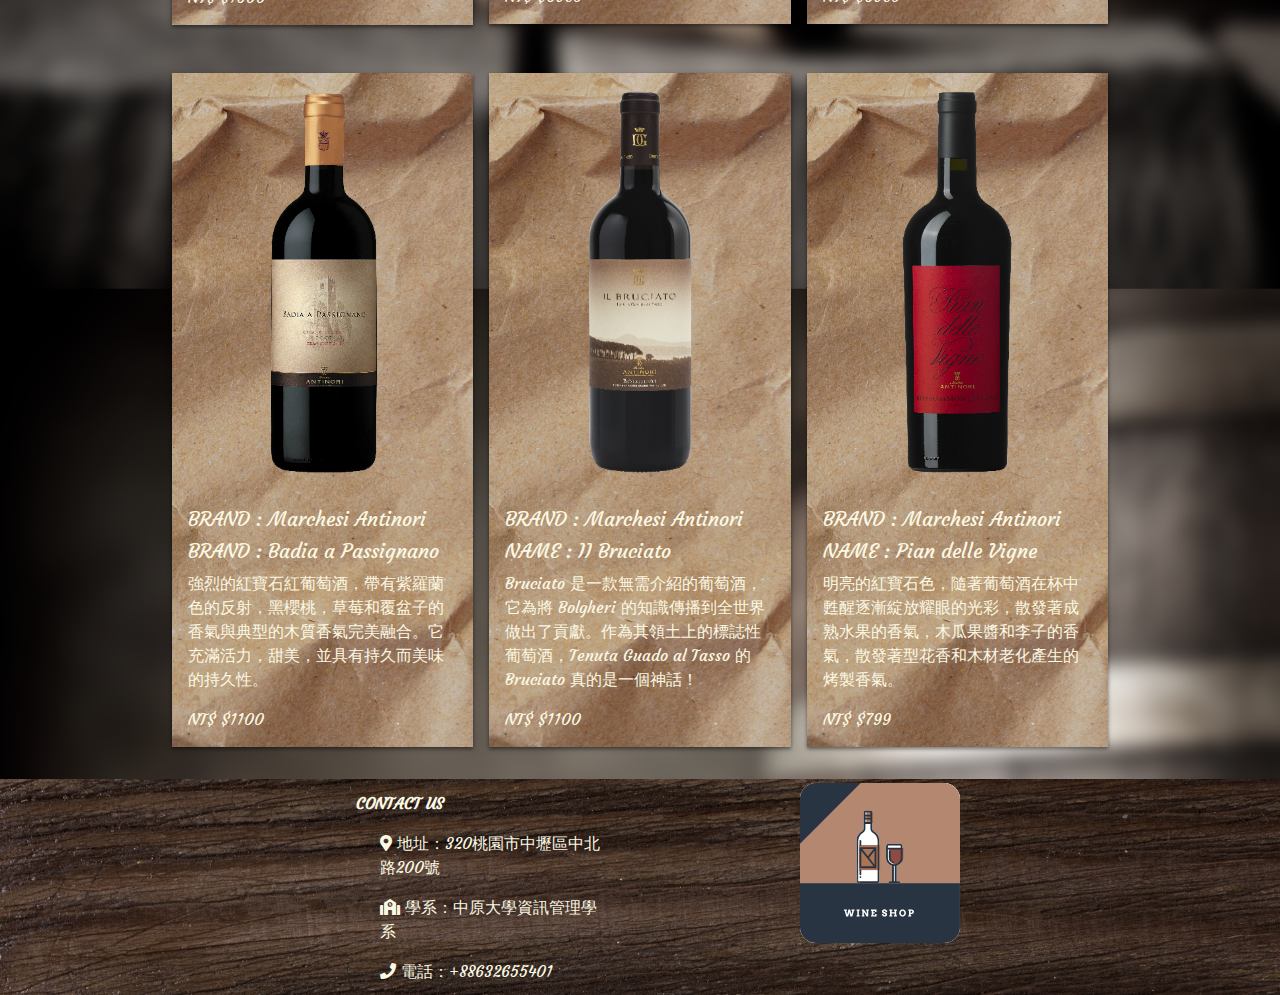
<file: red.html>
<!doctype html>
<html lang="en">

<head>
    <meta charset="utf-8">
    <meta name="viewport" content="width=device-width, initial-scale=1">
    <title>wine shop</title>

    <!-- CSS -->
    <link rel="stylesheet" href="css/style.css">
    <link rel="stylesheet" href="css/fontawesome/css/all.css">
    <link rel="preconnect" href="https://fonts.gstatic.com">
    <link href="https://fonts.googleapis.com/css2?family=Courgette&display=swap" rel="stylesheet">

    <style>
        header {
            background-image: url("img/nav.png") !important;
            background-size: 100% !important;
        }

        main {
            background-image: url("img/background.png") !important;
            background-size: 100% !important;
            margin: 0px !important;
            padding: 0px !important;
        }

        .card {
            background-image: url("img/itemback.png");
        }

        footer {
            background-image: url("img/nav.png") !important;
            background-size: 100% !important;
        }

        strong {
            font-family: 'Courgette', cursive;
            font-size: larger;
            letter-spacing: .5rem;
            color: black;
        }
    </style>

</head>

<body>
    <header>
        <div class="navbar navbar-dark">
            <div class="container">
                <div class="row">
                    <div class="col-9">
                        <a href="index.html" class="navbar-brand d-flex align-items-center">
                            <strong class="me-2" style="color: white;">COZY TIME</strong>
                        </a>
                    </div>
                </div>
                <div class="row">
                    <div class="col-4">
                        <a href="">
                            <button type="button" class="btn">
                                <i class="fas fa-shopping-cart"></i>
                            </button>
                        </a>
                    </div>
                    <div class="col-4">
                        <button type="button" class="btn" data-bs-toggle="modal" data-bs-target="#exampleModal">
                            <i class="fas fa-user-alt"></i>
                        </button>
                        <div class="modal fade" id="exampleModal" tabindex="-1" aria-labelledby="exampleModalLabel"
                            aria-hidden="true">
                            <div class="modal-dialog">
                                <div class="modal-content">
                                    <div class="modal-header">
                                        <h4 class="modal-title" id="exampleModalLabel">Log in</h4>
                                        <button type="button" class="btn-close" data-bs-dismiss="modal"
                                            aria-label="Close"></button>
                                    </div>
                                    <form>
                                        <div class="modal-body">
                                            <div class="mb-3">
                                                <label for="recipient-name" class="col-form-label">Username:</label>
                                                <input type="text" class="form-control" id="recipient-name" required>
                                            </div>
                                            <div class="mb-3">
                                                <label for="recipient-name" class="col-form-label">Password:</label>
                                                <input type="text" class="form-control" id="recipient-name2" required>
                                            </div>
                                        </div>
                                        <div class="modal-footer">
                                            <button type="button" class="btn btn-secondary text-center"
                                                data-bs-dismiss="modal" style="letter-spacing: .3rem;">CLOSE</button>
                                            <button class="btn btn-primary text-center" style="letter-spacing: .3rem;"
                                                type="submit">SUBMIT</button>
                                        </div>
                                    </form>
                                </div>
                            </div>
                        </div>
                    </div>
                    <div class="col-4">
                        <button class="navbar-toggler" onclick="openNav()">
                            <span class="navbar-toggler-icon"></span>
                        </button>
                    </div>
                    <div id="myNav" class="overlay">
                        <a href="javascript:void(0)" class="closebtn" onclick="closeNav()">&times;</a>
                        <div class="overlay-content ">
                            <ul class="nav nav-tabs justify-content-center">
                                <li class="nav-item">
                                    <a class="nav-link" aria-current="page" href="aboutus.html">About Us</a>
                                </li>
                                <li class="nav-item dropdown">
                                    <a class="nav-link dropdown-toggle" data-bs-toggle="dropdown" href="#" role="button"
                                        aria-expanded="false">Wines</a>
                                    <ul class="dropdown-menu text-center">
                                        <li><a class="dropdown-item" href="product.html">All wines</a></li>
                                        <li>
                                            <hr class="dropdown-divider">
                                        </li>
                                        <li><a class="dropdown-item" href="red.html">Red Wine</a></li>
                                        <li><a class="dropdown-item" href="white.html">White Wine</a></li>
                                        <li><a class="dropdown-item" href="sparkling.html">Sparkling Wine</a></li>
                                    </ul>
                                </li>
                                <li class="nav-item dropdown">
                                    <a class="nav-link dropdown-toggle" data-bs-toggle="dropdown" href="#" role="button"
                                        aria-expanded="false">Country</a>
                                    <ul class="dropdown-menu text-center" style="min-width: 17rem;">
                                        <li><a class="dropdown-item" href="product.html">Europe</a></li>
                                        <li><a class="dropdown-item" href="red.html">French</a></li>
                                        <li><a class="dropdown-item" href="white.html">Italy</a></li>
                                        <li><a class="dropdown-item" href="sparkling.html">Germany</a></li>
                                        <li><a class="dropdown-item" href="sparkling.html">United States</a></li>
                                        <li><a class="dropdown-item" href="sparkling.html">Argentina</a></li>
                                    </ul>
                                </li>
                                <li class="nav-item">
                                    <a class="nav-link" href="member.html">Member Profile</a>
                                </li>
                            </ul>
                        </div>
                    </div>
                </div>
            </div>
        </div>
    </header>

    <main>

        <!-- Red -->

        <section class="pt-3 text-center">
            <div class="container">
                <div class="row">
                    <h1 style="color: white;text-decoration: underline;">RED WINE</h1>
                </div>
            </div>
        </section>
        <section class="py-3">
            <div class="container">
                <div class="row row-cols-1 row-cols-sm-2 row-cols-md-3 g-3">
                    <a href="">
                        <div class="col py-3">
                            <div class="card shadow-sm">
                                <div class="container text-center">
                                    <img src="img/red/ar1.png" class="img-fluid py-3" width="150" height="auto"
                                        alt="red/ar1">
                                </div>
                                <div class="card-body">
                                    <h5 class="card-title">BRAND : Zuccardi Valle de Uco</h5>
                                    <h5 class="card-title">NAME : ZUCCARDI Q MALBEC</h5>
                                    <p class="card-text">
                                        深寶石紅色澤，酒體帶有成熟濃厚深色水果香味，經橡木桶醇化後，帶有煙草及巧克力的味道，強烈滿足飽滿的口感，令人驚嘆這從水晶般的藍天覆蓋的美酒。</p>
                                    <p class="card-text">NT$ 2659</p>
                                </div>
                            </div>
                        </div>
                    </a>
                    <a href="#">
                        <div class="col py-3">
                            <div class="card shadow-sm">
                                <div class="container text-center">
                                    <img src="img/red/ar2.png" class="img-fluid py-3" width="150" height="auto"
                                        alt="red/ar1">
                                </div>
                                <div class="card-body">
                                    <h5 class="card-title">BRAND : Zuccardi Valle de Uco</h5>
                                    <h5 class="card-title">NAME : ZUCCARDI Q CONCRETO MALBEC</h5>
                                    <p class="card-text">特殊的發酵方式-採Paraje
                                        Altamira的石灰質土壤從中發酵，隨著時間推移，風味層層堆疊，呈深濃的牡丹色，擁有令人難以置信的價值。
                                    </p>
                                    <p class="card-text">NT$ $1500</p>
                                </div>
                            </div>
                        </div>
                    </a>
                    <a href="">
                        <div class="col py-3">
                            <div class="card shadow-sm">
                                <div class="container text-center">
                                    <img src="img/red/ar3.png" class="img-fluid py-3 img-ar3" width="150" height="auto"
                                        alt="red/ar1">
                                </div>
                                <div class="card-body">
                                    <h5 class="card-title">BRAND : Robert Mondavi</h5>
                                    <h5 class="card-title">NAME : <span class="fs-6">CABERNET SAUVIGNON STAGS LEAP
                                            DISTRICT</span></h5>
                                    <p class="card-text">
                                        加州宜人的天氣培養出最好的葡萄。黑莓、黑李子、紅櫻桃和活潑的香料在鼻尖飄蕩。在口感上，明亮可口的香草優雅地包裹在可愛的深色水果風味中。
                                    </p>
                                    <p class="card-text">NT$ $1500</p>
                                </div>
                            </div>
                        </div>
                    </a>
                    <a href="">
                        <div class="col py-3">
                            <div class="card shadow-sm">
                                <div class="container text-center">
                                    <img src="img/red/ar4.png" class="img-fluid py-3" width="150" height="auto"
                                        alt="red/ar1">
                                </div>
                                <div class="card-body">
                                    <h5 class="card-title">BRAND : Robert Mondavi</h5>
                                    <h5 class="card-title">NAME : PINOT NOIR NAPA VALLEY</h5>
                                    <p class="card-text">
                                        使用嬌貴優雅的黑皮諾，有著明亮的黑紅櫻桃香氣，加入蔓越莓般的熱情滋味將風味提升到另一個層次，最後化為新鮮肉豆蔻和森林大地複雜的氣息。</p>
                                    <p class="card-text">NT$ $1500</p>
                                </div>
                            </div>
                        </div>
                    </a>
                    <a href="">
                        <div class="col py-3">
                            <div class="card shadow-sm">
                                <div class="container text-center">
                                    <img src="img/red/ar5.png" class="img-fluid py-3" width="150" height="auto"
                                        alt="red/ar1">
                                </div>
                                <div class="card-body">
                                    <h5 class="card-title">BRAND : Robert Mondavi</h5>
                                    <h5 class="card-title">NAME : <span class="fs-7">RESERVE TO KALON VINEYARD CABERNET
                                            SAUVIGNON</span></h5>
                                    <p class="card-text">新鮮黑莓、野生漿果蜜餞、黑醋栗、黑可可粉、香料和甜香草的複雜混合，酸度平衡，使其成為一款完美的周年紀念酒。向傳奇的Robert
                                        Mondavi致敬。</p>
                                    <p class="card-text">NT$ $3980</p>
                                </div>
                            </div>
                        </div>
                    </a>
                    <a href="">
                        <div class="col py-3">
                            <div class="card shadow-sm">
                                <div class="container text-center">
                                    <img src="img/red/er1.png" class="img-fluid py-3" width="150" height="auto"
                                        alt="red/ar1">
                                </div>
                                <div class="card-body">
                                    <h5 class="card-title">BRAND : CHÂTEAU SMITH HAUT LAFITT</h5>
                                    <h5 class="card-title">BRAND : CHÂTEAU SMITH HAUT LAFITT RED</h5>
                                    <p class="card-text">成熟而誘人的黑醋栗、李子泥和黑莓蜜餞的味道在整個過程中佔據主導地位，同時伴隨著誘人的鹹味、甘草、溫暖的壤土和礦物質的味道。
                                    </p>
                                    <p class="card-text">NT$ $3980</p>
                                </div>
                            </div>
                        </div>
                    </a>
                    <a href="">
                        <div class="col py-3">
                            <div class="card shadow-sm">
                                <div class="container text-center">
                                    <img src="img/red/er2.png" class="img-fluid py-3" width="150" height="auto"
                                        alt="red/ar1">
                                </div>
                                <div class="card-body">
                                    <h5 class="card-title">BRAND : Marchesi Antinori</h5>
                                    <h5 class="card-title">BRAND : Badia a Passignano</h5>
                                    <p class="card-text">
                                        強烈的紅寶石紅葡萄酒，帶有紫羅蘭色的反射，黑櫻桃，草莓和覆盆子的香氣與典型的木質香氣完美融合。它充滿活力，甜美，並具有持久而美味的持久性。</p>
                                    <p class="card-text">NT$ $1100</p>
                                </div>
                            </div>
                        </div>
                    </a>
                    <a href="">
                        <div class="col py-3">
                            <div class="card shadow-sm">
                                <div class="container text-center">
                                    <img src="img/red/er3.png" class="img-fluid py-3" width="150" height="auto"
                                        alt="red/ar1">
                                </div>
                                <div class="card-body">
                                    <h5 class="card-title">BRAND : Marchesi Antinori</h5>
                                    <h5 class="card-title">NAME : II Bruciato</h5>
                                    <p class="card-text">Bruciato 是一款無需介紹的葡萄酒，它為將 Bolgheri
                                        的知識傳播到全世界做出了貢獻。作為其領土上的標誌性葡萄酒，Tenuta Guado al Tasso 的 Bruciato 真的是一個神話！</p>
                                    <p class="card-text">NT$ $1100</p>
                                </div>
                            </div>
                        </div>
                    </a>
                    <a href="">
                        <div class="col py-3">
                            <div class="card shadow-sm">
                                <div class="container text-center">
                                    <img src="img/red/er4.png" class="img-fluid py-3" width="150" height="auto"
                                        alt="red/ar1">
                                </div>
                                <div class="card-body">
                                    <h5 class="card-title">BRAND : Marchesi Antinori</h5>
                                    <h5 class="card-title">NAME : Pian delle Vigne</h5>
                                    <p class="card-text">
                                        明亮的紅寶石色，隨著葡萄酒在杯中甦醒逐漸綻放耀眼的光彩，散發著成熟水果的香氣，木瓜果醬和李子的香氣，散發著型花香和木材老化產生的烤製香氣。</p>
                                    <p class="card-text">NT$ $799</p>
                                </div>
                            </div>
                        </div>
                    </a>
                </div>
                <!--row-->
            </div>
            <!--container-->
        </section>
    </main>

    <footer>
        <div class="container py-1">
            <div class="row">
                <div class="col-sm mycol">
                    <ul class="list-group">
                        <li class="list-group-item align-items-center border-0 text-center"
                            style="font-weight: bolder;">
                            CONTACT US
                        </li>
                        <li class="list-group-item align-items-center border-0 ps-6">
                            <i class="fas fa-map-marker-alt fa-1x"></i>
                            <span>地址：320桃園市中壢區中北路200號</span>
                        </li>
                        <li class="list-group-item  align-items-center border-0 ps-6">
                            <a href="https://im.cycu.edu.tw/" style>
                                <i class="fas fa-school fa-1x"></i>
                                <span>學系：中原大學資訊管理學系</span>
                            </a>
                        </li>
                        <li class="list-group-item align-items-center border-0 ps-6">
                            <a href="tel:+88632655401">
                                <i class="fas fa-phone fa-1x"></i>
                                <span>電話：+88632655401</span>
                            </a>
                        </li>
                    </ul>
                </div>
                <div class="col-sm text-center">
                    <img class="img-fluid" style="border-radius: 1rem;" width="160" height="160" src="img/flogo.svg"
                        alt="">
                </div>
            </div>
        </div>
    </footer>

    <script>
        var myModal = document.getElementById('myModal')
        var myInput = document.getElementById('myInput')

        myModal.addEventListener('shown.bs.modal', function () {
            myInput.focus()
        })
    </script>
    <script src="https://cdn.jsdelivr.net/npm/bootstrap@5.0.1/dist/js/bootstrap.bundle.min.js"
        integrity="sha384-gtEjrD/SeCtmISkJkNUaaKMoLD0//ElJ19smozuHV6z3Iehds+3Ulb9Bn9Plx0x4"
        crossorigin="anonymous"></script>
    <script src="js/nav.js"></script>
</body>

</html>
</file>
